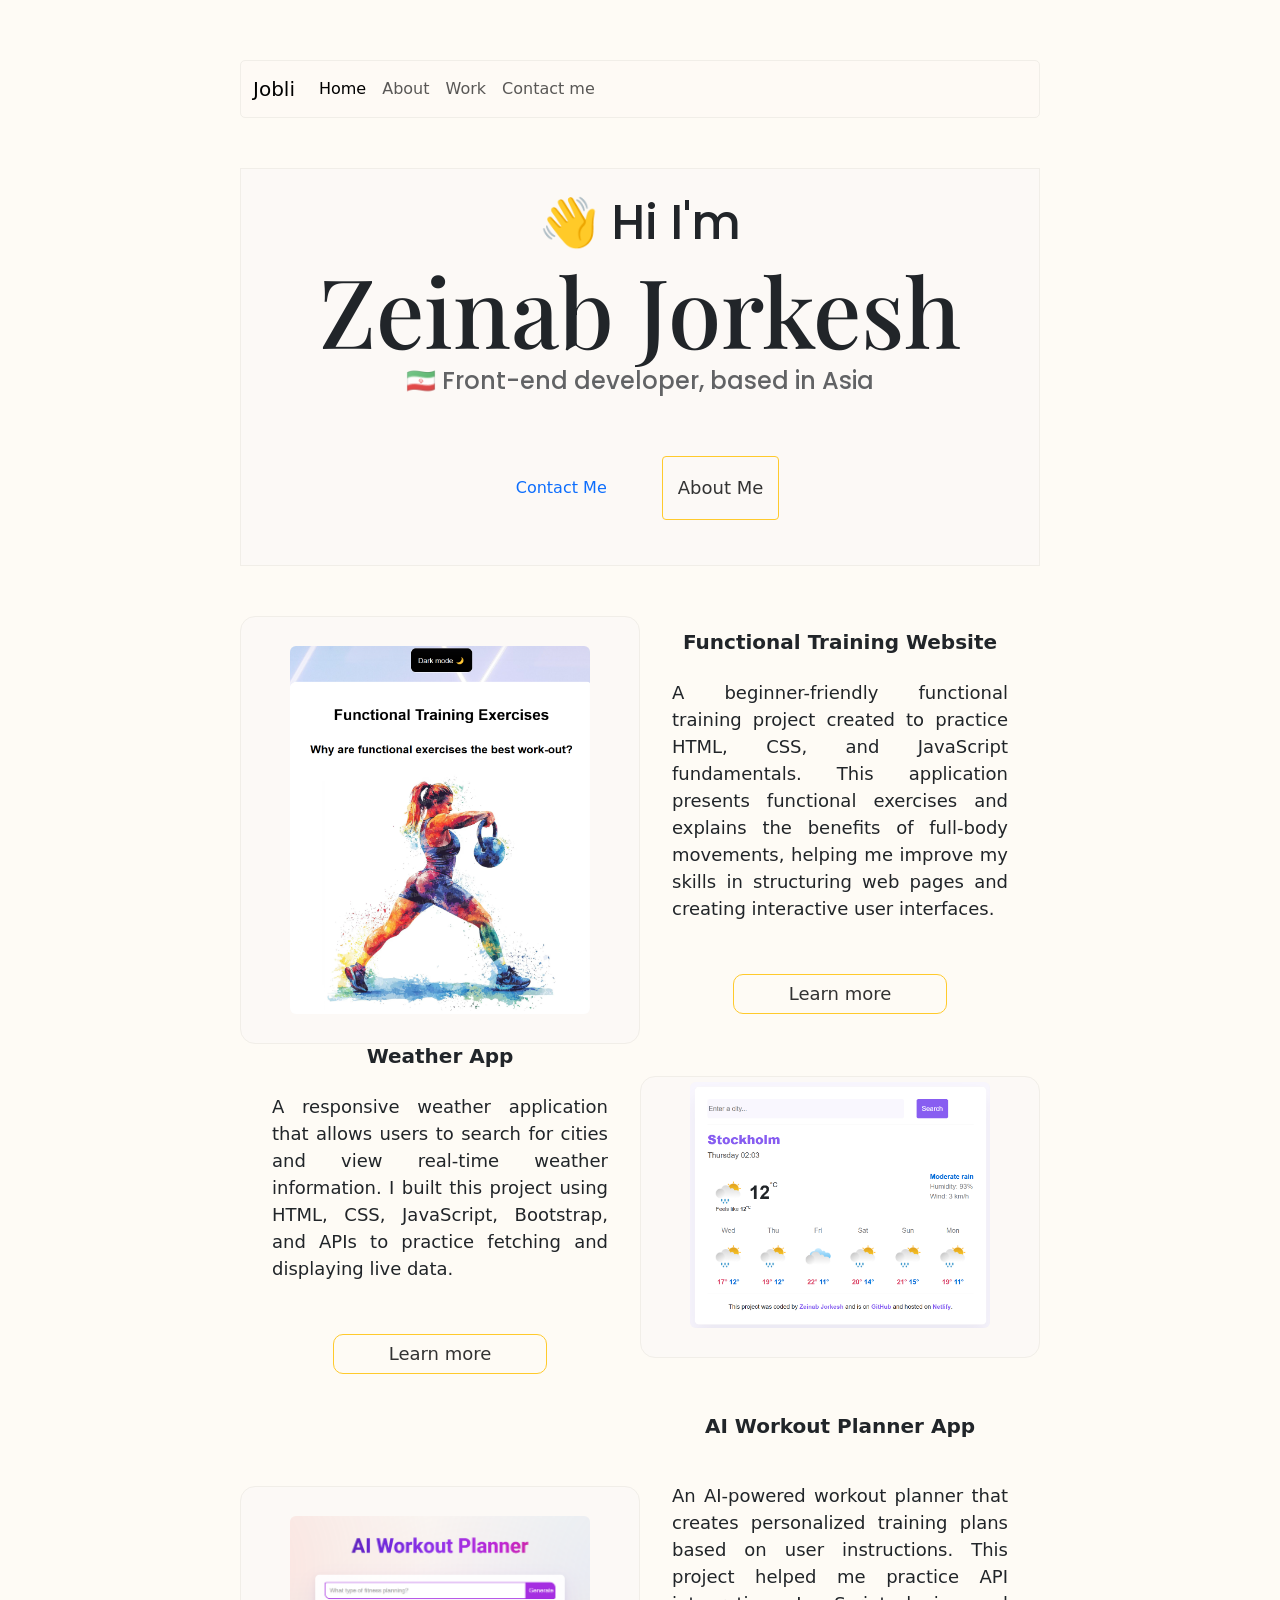
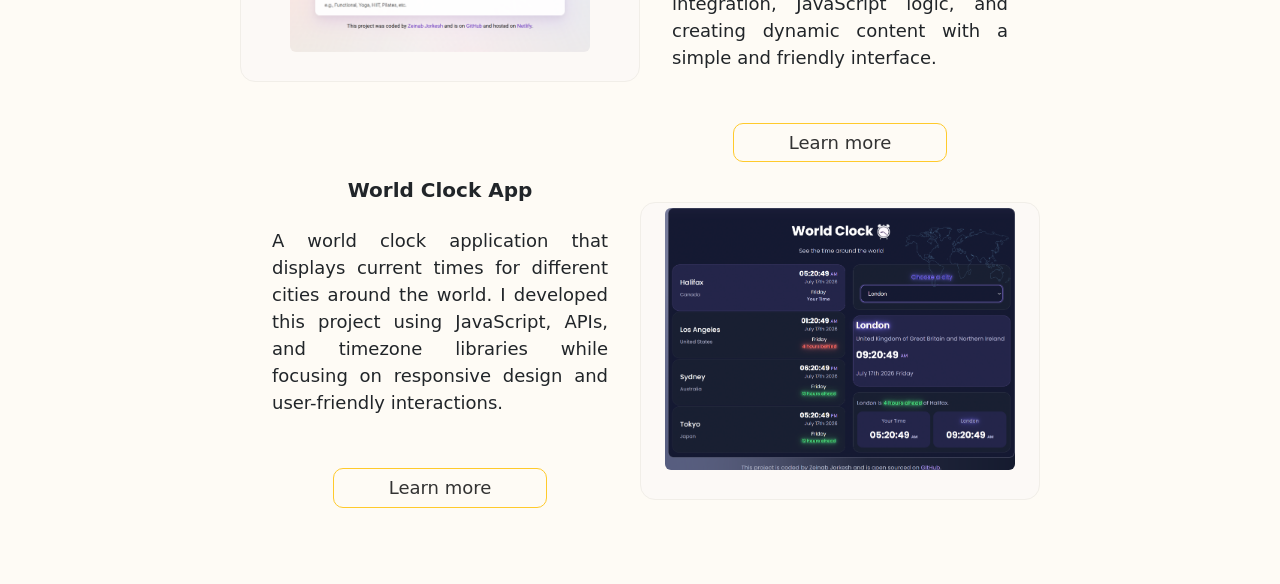
<file: index.html>
<!doctype html>
<html lang="en">
  <head>
    <meta charset="UTF-8" />
    <meta name="viewport" content="width=device-width, initial-scale=1.0" />
    <title>Zeinab Jorkesh | Front-end Developer</title>
    <meta
      name="description"
      content="Portfolio of Zeinab Jorkesh, a front-end developer showcasing web development projects built with HTML, CSS, JavaScript, Bootstrap, and APIs."
    />
    <link rel="preconnect" href="https://fonts.googleapis.com" />
    <link rel="preconnect" href="https://fonts.gstatic.com" crossorigin />
    <link
      href="https://fonts.googleapis.com/css2?family=Noto+Color+Emoji&family=Playfair+Display:ital,wght@0,400..900;1,400..900&family=Poppins:ital,wght@0,100;0,200;0,300;0,400;0,500;0,600;0,700;0,800;0,900;1,100;1,200;1,300;1,400;1,500;1,600;1,700;1,800;1,900&family=Roboto:ital,wght@0,100..900;1,100..900&display=swap"
      rel="stylesheet"
    />
    <link
      rel="stylesheet"
      href="https://cdn.jsdelivr.net/npm/bootstrap@5.3.8/dist/css/bootstrap.min.css"
    />
    <script src="https://cdn.jsdelivr.net/npm/bootstrap@5.3.8/dist/js/bootstrap.bundle.min.js"></script>
    <link rel="stylesheet" href="src/style.css" />
  </head>
  <body>
    <nav class="navbar navbar-expand-lg navbar-light ">
      <div class="container-fluid">
        <a class="navbar-brand" href="#">Jobli</a>
        <button
          class="navbar-toggler"
          type="button"
          data-bs-toggle="collapse"
          data-bs-target="#navbarNav"
          aria-controls="navbarNav"
          aria-expanded="false"
          aria-label="Toggle navigation"
        >
          <span class="navbar-toggler-icon"></span>
        </button>
        <div class="collapse navbar-collapse" id="navbarNav">
          <ul class="navbar-nav">
            <li class="nav-item">
              <a class="nav-link active" aria-current="page" href="index.html"
                >Home</a
              >
            </li>
            <li class="nav-item">
              <a class="nav-link" href="about.html#about-me">About</a>
            </li>
            <li class="nav-item">
              <a class="nav-link" href="work.html">Work</a>
            </li>
            <li class="nav-item">
              <a class="nav-link" href="about.html#connection">Contact me</a>
            </li>
          </ul>
        </div>
      </div>
    </nav>
    <main>
      <div>
        <div class="hero">
          <h2>👋 Hi I'm</h2>
          <h1 class="font-size-35">Zeinab Jorkesh</h1>
          <h3>🇮🇷 Front-end developer, based in Asia</h3>
          <div class="navigation-links">
            <a href="about.html#connection" class="contact-link btn-small">Contact me</a>

            <a href="about.html" class="about-link btn-learn-more">About me</a>
          </div>
        </div>

        <div class="container">
          <div
            class="row project-row justify-content-md-center align-items-center"
          >
            <div class="col-md-6 image-box h-100">
              <img
                src="src/1-Functional training.png"
                alt="Functional training exercises webpage"
                width="300px"
                class="img-fluid rounded m-4"
              />
            </div>
            <div class="col-md-6 project-box">
              <h2 class="applications">Functional Training Website</h2>
              <p>
                A beginner-friendly functional training project created to
                practice HTML, CSS, and JavaScript fundamentals. This
                application presents functional exercises and explains the
                benefits of full-body movements, helping me improve my skills in
                structuring web pages and creating interactive user interfaces.
              </p>
              <div class="more-button">
                <a href="work.html" class="btn m-3 btn-learn-more">Learn more</a>
              </div>
            </div>
          </div>
          <div
            class="row project-row justify-content-md-center align-items-center"
          >
            <div class="col-md-6 project-box">
              <h2 class="applications">Weather App</h2>
              <p>
                A responsive weather application that allows users to search for
                cities and view real-time weather information. I built this
                project using HTML, CSS, JavaScript, Bootstrap, and APIs to
                practice fetching and displaying live data.</p>
                <div class="more-button">
                  <a href="work.html" class="btn m-3 btn-learn-more">Learn more</a>
                </div>

            </div>
            <div class="col-md-6 image-box project-box">
              <img
                src="src/2-Weather app..png"
                alt="Weather application showing current weather information"
                width="300px"
                class="img-fluid rounded mb-4"
              />
            </div>
          </div>
          <div
            class="row project-row justify-content-md-center align-items-center"
          >
            <div class="col-md-6 image-box h-100">
              <img
                src="src/3-AI workout planner.png"
                alt="AI workout planner application"
                width="300px"
                class="img-fluid rounded m-4"
              />
            </div>
            <div class="col-md-6 project-box">
              <h2 class="applications m-4">AI Workout Planner App</h2>
              <p>
                An AI-powered workout planner that creates personalized training
                plans based on user instructions. This project helped me
                practice API integration, JavaScript logic, and creating dynamic
                content with a simple and friendly interface.
              </p>
              <div class="more-button">
                <a href="work.html" class="btn m-3 btn-learn-more">Learn more</a>
              </div>
            </div>
          </div>
          <div
            class="row project-row justify-content-md-center align-items-center"
          >
            <div class="col-md-6 project-box">
              <h2 class="applications">World Clock App</h2>
              <p>
                A world clock application that displays current times for
                different cities around the world. I developed this project
                using JavaScript, APIs, and timezone libraries while focusing on
                responsive design and user-friendly interactions.
              </p>
              <div class="more-button">
                <a href="work.html" class="btn m-3 btn-learn-more">Learn more</a>
              </div>

            </div>
            <div class="col-md-6 image-box project-box">
              <img
                src="src/4-World clock-selected.png"
                alt="World clock application showing time in different cities"
                width="350px"
                class="img-fluid rounded mb-4"
              />
            </div>
          </div>
        </div>
      </div>
    </main>
  </body>
</html>
</file>
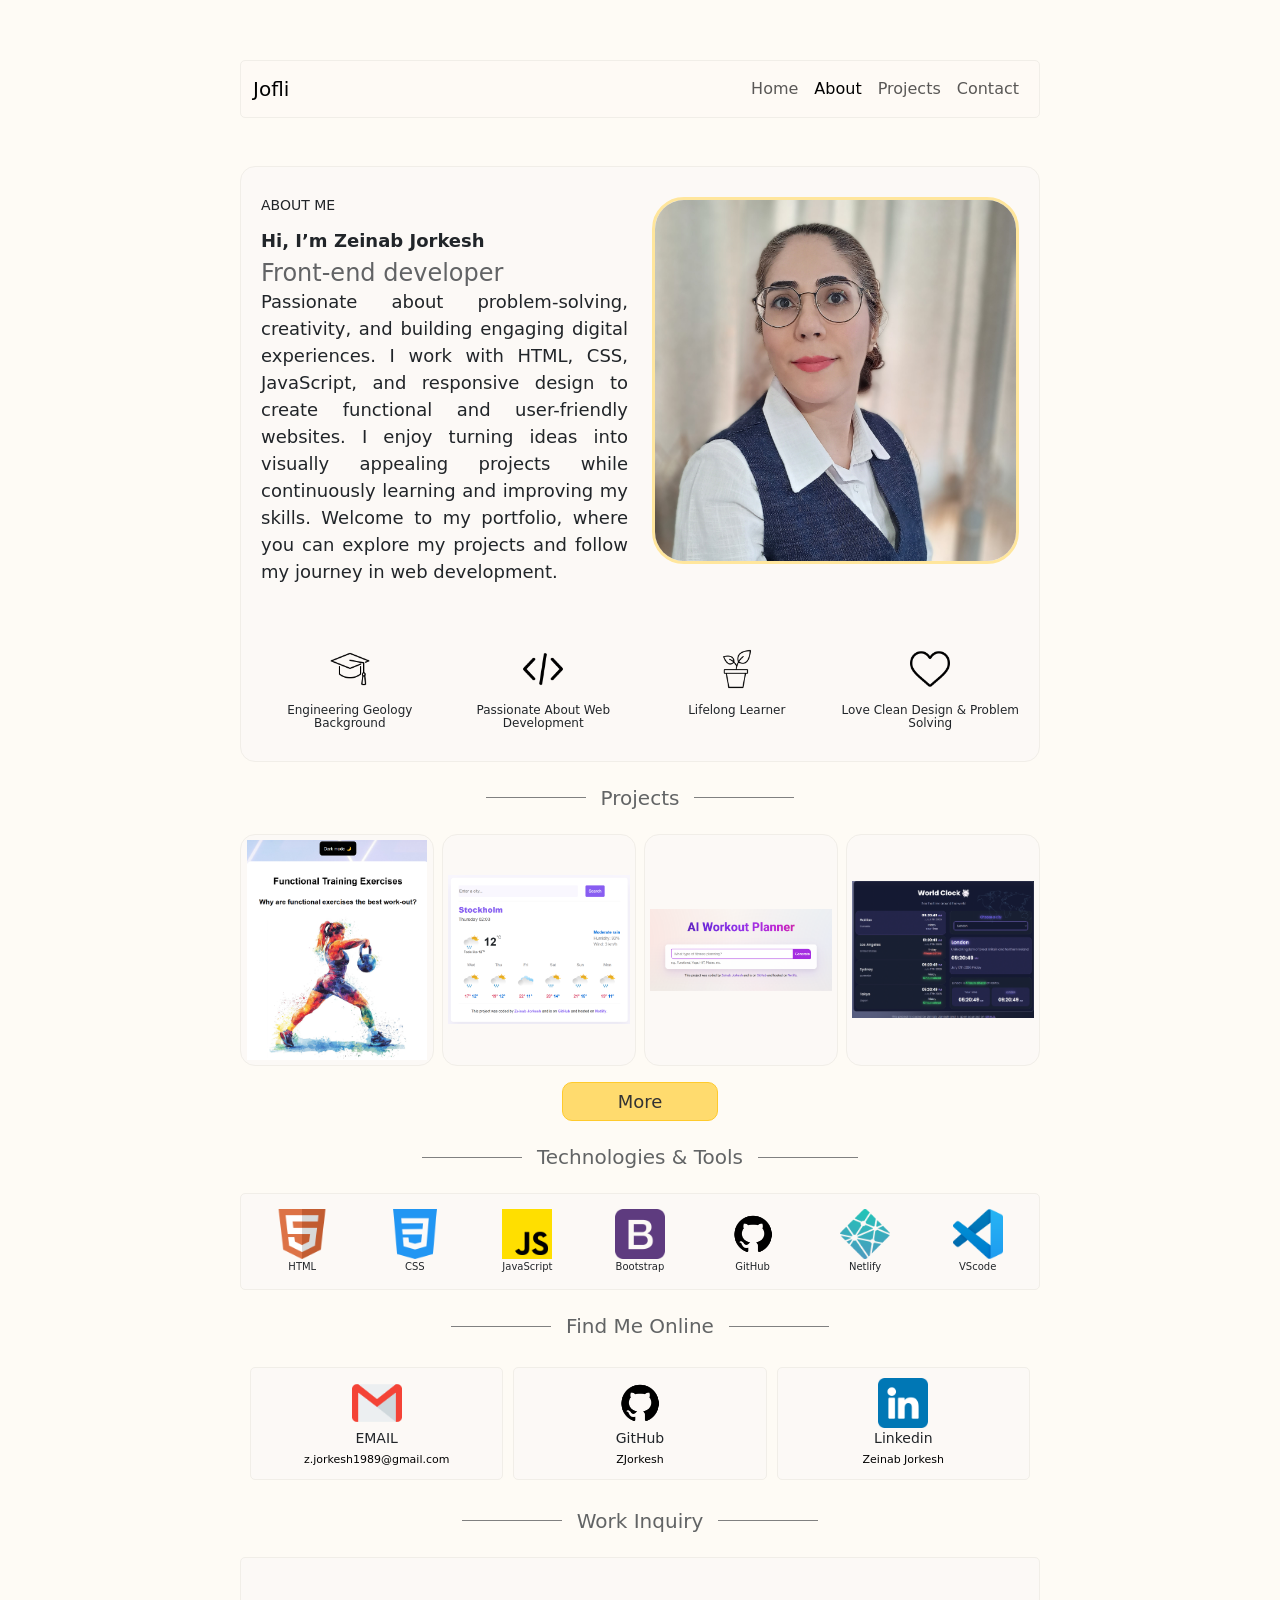
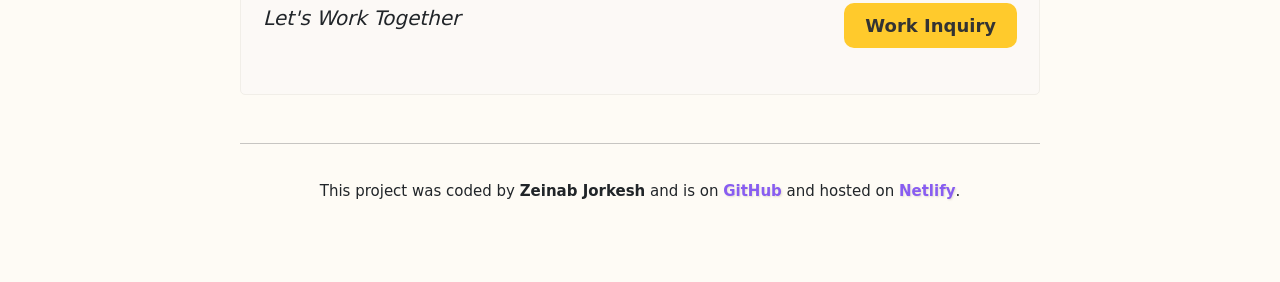
<file: about.html>
<!doctype html>
<html lang="en">
  <head>
    <meta charset="UTF-8" />
    <meta name="viewport" content="width=device-width, initial-scale=1.0" />

    <title>About Zeinab Jorkesh</title>

    <meta
      name="description"
      content="Learn more about Zeinab Jorkesh, a front-end developer with a background in geological engineering and web development."
    />

    <link
      rel="stylesheet"
      href="https://cdn.jsdelivr.net/npm/bootstrap@5.3.8/dist/css/bootstrap.min.css"
    />

    <script src="https://cdn.jsdelivr.net/npm/bootstrap@5.3.8/dist/js/bootstrap.bundle.min.js"></script>

    <link rel="stylesheet" href="src/style.css" />
  </head>

  <body>
    <nav class="navbar navbar-expand-lg navbar-light">
      <div class="container-fluid">
        <a class="navbar-brand" href="#">Jofli</a>

        <button
          class="navbar-toggler"
          type="button"
          data-bs-toggle="collapse"
          data-bs-target="#navbarNav"
          aria-controls="navbarNav"
          aria-expanded="false"
          aria-label="Toggle navigation"
        >
          <span class="navbar-toggler-icon"></span>
        </button>

        <div class="collapse navbar-collapse" id="navbarNav">
          <ul class="navbar-nav ms-auto">
            <li class="nav-item">
              <a class="nav-link" aria-current="page" href="home.html">
                Home
              </a>
            </li>

            <li class="nav-item">
              <a class="nav-link active" href="/">About</a>
            </li>

            <li class="nav-item">
              <a class="nav-link" href="projects.html">Projects</a>
            </li>

            <li class="nav-item dropdown">
              <a class="nav-link" href="">Contact</a>

              <ul class="dropdown-menu">
               
                  <li>
                    <a class="dropdown-item" href="work-inquiry.html">Work Inquiry</a>
                  </li>
                   <li>
                  <a class="dropdown-item" href="#connection">Find Me Online</a>
                </li>
              </ul>
            </li>
          </ul>
        </div>
      </div>
    </nav>

    <main>
      <div class="about-me-section mt-5 mb-4" id="about-me">
        <div class="row my-background">
          <div class="col-md-6">
            <h1 class="mb-3">ABOUT ME</h1>

            <h2 class="mb-2">Hi, I’m Zeinab Jorkesh</h2>

            <h3>Front-end developer</h3>

            <p>
              Passionate about problem-solving, creativity, and building
              engaging digital experiences. I work with HTML, CSS, JavaScript,
              and responsive design to create functional and user-friendly
              websites. I enjoy turning ideas into visually appealing projects
              while continuously learning and improving my skills. Welcome to
              my portfolio, where you can explore my projects and follow my
              journey in web development.
            </p>
          </div>

          <div class="col-md-6">
            <img
              src="src/personal.jpg"
              alt="Zeinab Jorkesh"
              class="img-fluid border border-3 border-warning-subtle rounded-5"
            />
          </div>
        </div>

        <div class="my-background-icon mt-5">
          <div class="row gx-3 gy-5">
            <div class="col-6 col-md-3 text-center">
              <img src="src/education.png" alt="Education" class="img-fluid" />
              <p>Engineering Geology Background</p>
            </div>

            <div class="col-6 col-md-3 text-center">
              <img src="src/coding.png" alt="Coding" class="img-fluid" />
              <p>Passionate About Web Development</p>
            </div>

            <div class="col-6 col-md-3 text-center">
              <img src="src/potted-plant.png" alt="Grow-up" class="img-fluid" />
              <p>Lifelong Learner</p>
            </div>

            <div class="col-6 col-md-3 text-center">
              <img src="src/heart.png" alt="Love" class="img-fluid" />
              <p>Love Clean Design &amp; Problem Solving</p>
            </div>
          </div>
        </div>
      </div>

      <div class="projects">
        <div class="title mb-4">
          <span></span>
          <h3>Projects</h3>
          <span></span>
        </div>

        <div class="row align-items-center g-2">
          <div class="col-6 col-md-3">
            <div class="image-box">
              <img
                src="src/1-Functional training.png"
                alt="Functional training exercises webpage"
                class="img-fluid project-image"
              />
            </div>
          </div>

          <div class="col-6 col-md-3">
            <div class="image-box">
              <img
                src="src/2-Weather app..png"
                alt="Weather application showing current weather information"
                class="img-fluid project-image"
              />
            </div>
          </div>

          <div class="col-6 col-md-3">
            <div class="image-box">
              <img
                src="src/3-AI workout planner.png"
                alt="AI workout planner application"
                class="img-fluid project-image"
              />
            </div>
          </div>

          <div class="col-6 col-md-3">
            <div class="image-box">
              <img
                src="src/4-World clock-selected.png"
                alt="World clock application showing time in different cities"
                class="img-fluid project-image"
              />
            </div>
          </div>
        </div>

        <div class="more-button">
          <a
            href="projects.html#functional-training-exercises"
            class="btn mt-3 btn-main"
          >
            More
          </a>
        </div>
      </div>

      <div class="technologies mt-4">
        <div class="title mb-4">
          <span></span>
          <h3>Technologies & Tools</h3>
          <span></span>
        </div>

        <div class="tech-icons">
          <div class="row">
            <div class="col-1">
              <img
                src="src/html.png"
                alt="HTML"
                class="img-fluid"
                width="50"
                height="50"
              />
              <p>HTML</p>
            </div>

            <div class="col-1">
              <img
                src="src/css-3.png"
                alt="CSS"
                class="img-fluid"
                width="50"
                height="50"
              />
              <p>CSS</p>
            </div>

            <div class="col-1">
              <img
                src="src/js.png"
                alt="JS"
                class="img-fluid"
                width="50"
                height="50"
              />
              <p>JavaScript</p>
            </div>

            <div class="col-1">
              <img
                src="src/bootstrap.png"
                alt="Bootstrap"
                class="img-fluid"
                width="50"
                height="50"
              />
              <p>Bootstrap</p>
            </div>

            <div class="col-1">
              <img
                src="src/GitHub.png"
                alt="GitHub"
                class="img-fluid"
                width="50"
                height="50"
              />
              <p>GitHub</p>
            </div>

            <div class="col-1">
              <img
                src="src/netlify.png"
                alt="Netlify"
                class="img-fluid"
                width="50"
                height="50"
              />
              <p>Netlify</p>
            </div>

            <div class="col-1">
              <img
                src="src/vscode.png"
                alt="VScode"
                class="img-fluid"
                width="50"
                height="50"
              />
              <p>VScode</p>
            </div>
          </div>
        </div>
      </div>

      <div class="connect mt-4" id="connection">
        <div class="title mb-4">
          <span></span>
          <h3>Find Me Online</h3>
          <span></span>
        </div>

        <div class="row gx-3">
          <div class="col-4">
            <div class="connect-box">
              <img
                src="src/gmail.png"
                alt="Gmail"
                class="img-fluid"
                width="50"
                height="50"
              />
              <p>EMAIL</p>
              <a href="mailto:z.jorkesh1989@gmail.com" target="_blank" rel="noopener noreferrer">
                z.jorkesh1989@gmail.com
              </a>
            </div>
          </div>

          <div class="col-4">
            <div class="connect-box">
              <img
                src="src/GitHub.png"
                alt="GitHub"
                class="img-fluid"
                width="50"
                height="50"
              />
              <p>GitHub</p>
              <a href="https://github.com/zjorkesh" target="_blank" rel="noopener noreferrer">
                ZJorkesh
              </a>
            </div>
          </div>

          <div class="col-4">
            <div class="connect-box">
              <img
                src="src/linkedin.png"
                alt="Linkedin"
                class="img-fluid"
                width="50"
                height="50"
              />
              <p>Linkedin</p>
              <a
                href="https://www.linkedin.com/in/zeinab-jorkesh-b8985594/"
                target="_blank" rel="noopener noreferrer"
              >
                Zeinab Jorkesh
              </a>
            </div>
          </div>
        </div>
      </div>

      <div class="work-inquiry mt-4" id="inquiry">
        <div class="title mb-4">
          <span></span>
          <h3>Work Inquiry</h3>
          <span></span>
        </div> 
        <div class="row inquiry-box">
          <p class="col d-flex justify-content-start inquiry-text">Let's work together</p>
          <div class="col d-flex justify-content-end align-items-center">
           <a href="work-inquiry.html" class="btn btn-inquiry">Work Inquiry</a>
          </div>
        </div>       
      </div>
    </main>
    <footer>
      <hr>
      <p>This project was coded by <b>Zeinab Jorkesh</b> and is on <a href="https://github.com/zjorkesh/Zeinab-Jorkesh-Portfolio-Project" class="text-decoration-none" target="_blank">GitHub</a> and hosted on <a href="https://zeinab-jorkesh-portfolio.netlify.app/" class="text-decoration-none" target="_blank">Netlify</a>.</p>
    </footer>
  </body>
</html>
</file>
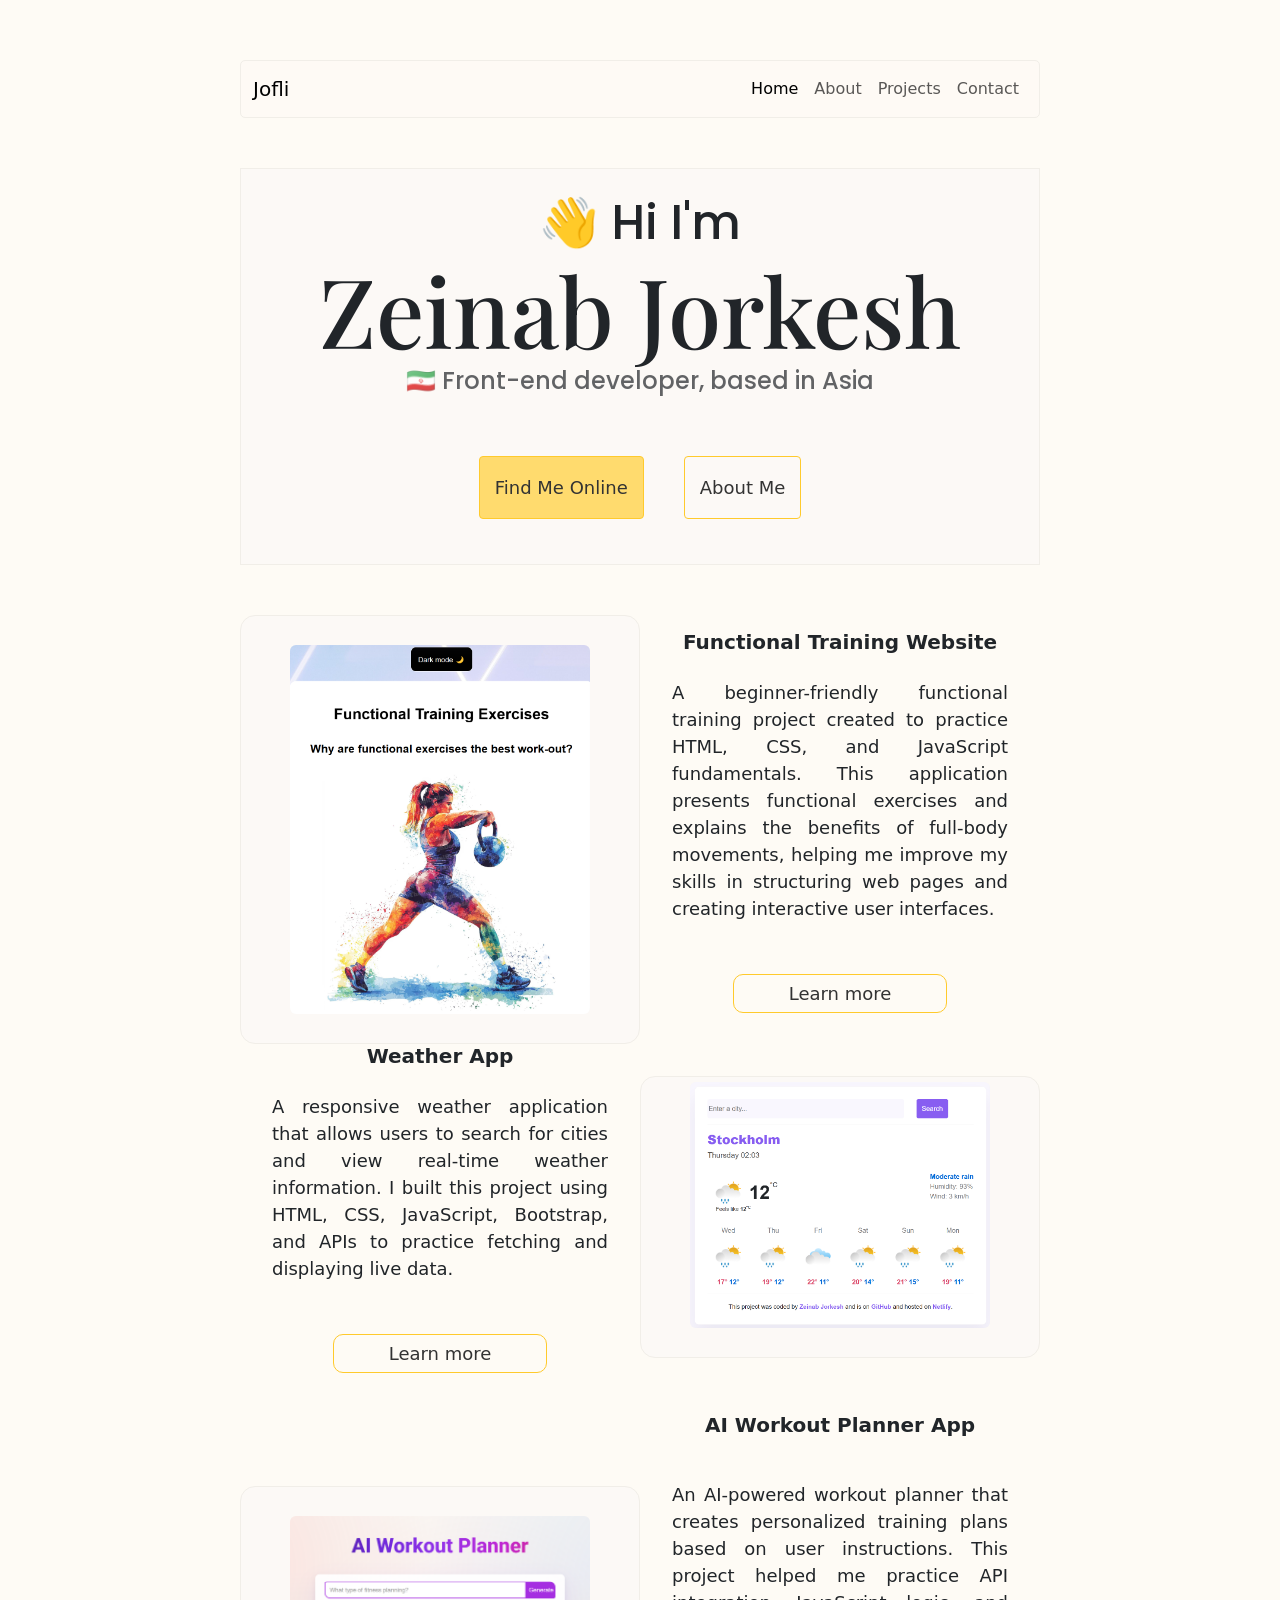
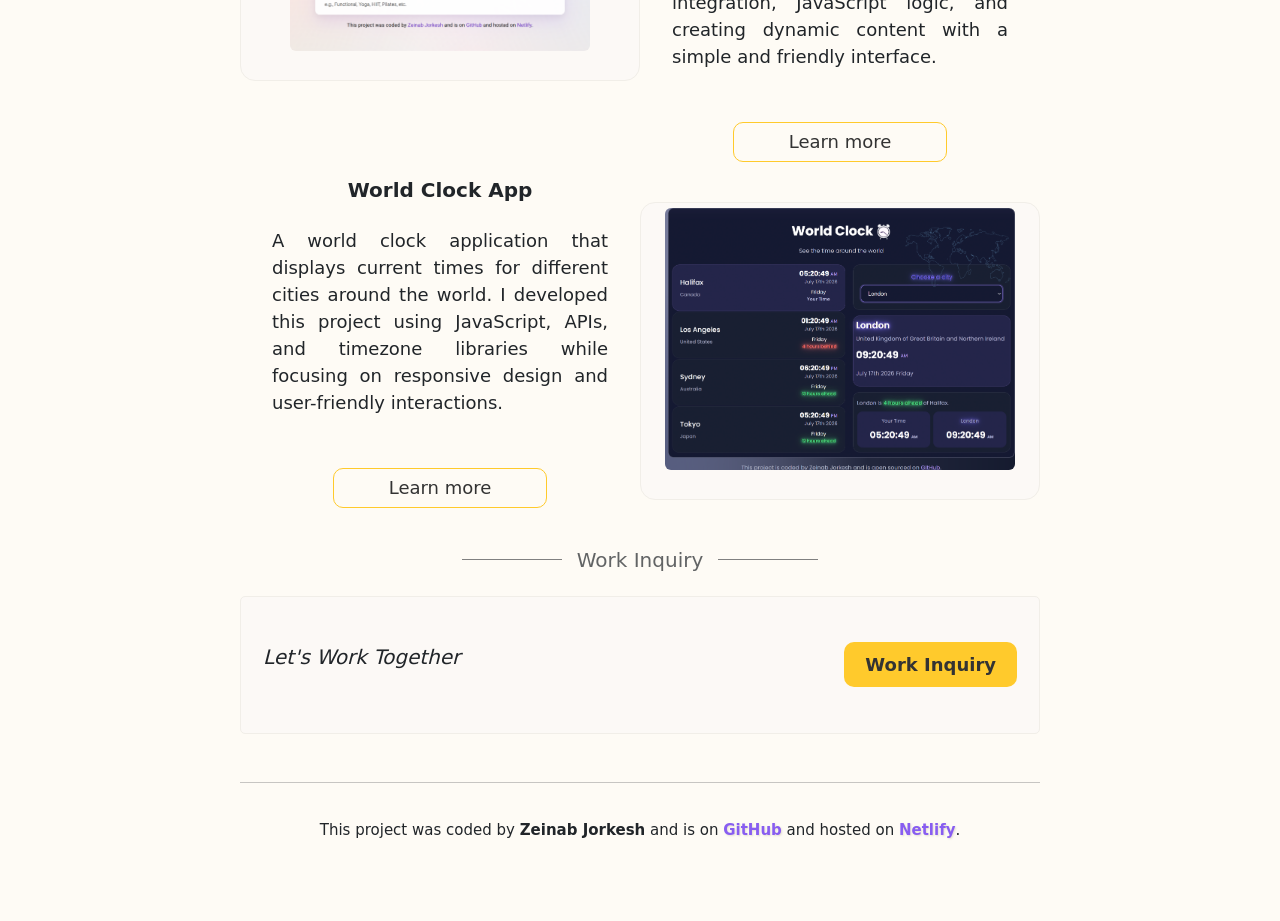
<file: home.html>
<!doctype html>
<html lang="en">
  <head>
    <meta charset="UTF-8" />
    <meta name="viewport" content="width=device-width, initial-scale=1.0" />
    <title>Zeinab Jorkesh | Front-end Developer</title>
    <meta
     name="description"
     content="Learn more about Zeinab Jorkesh, a front-end developer passionate about web development, responsive design, and creative problem-solving."
    />
    <link rel="preconnect" href="https://fonts.googleapis.com" />
    <link rel="preconnect" href="https://fonts.gstatic.com" crossorigin />
    <link
      href="https://fonts.googleapis.com/css2?family=Noto+Color+Emoji&family=Playfair+Display:ital,wght@0,400..900;1,400..900&family=Poppins:ital,wght@0,100;0,200;0,300;0,400;0,500;0,600;0,700;0,800;0,900;1,100;1,200;1,300;1,400;1,500;1,600;1,700;1,800;1,900&family=Roboto:ital,wght@0,100..900;1,100..900&display=swap"
      rel="stylesheet"
    />
    <link
      rel="stylesheet"
      href="https://cdn.jsdelivr.net/npm/bootstrap@5.3.8/dist/css/bootstrap.min.css"
    />
    <script src="https://cdn.jsdelivr.net/npm/bootstrap@5.3.8/dist/js/bootstrap.bundle.min.js"></script>
    <link rel="stylesheet" href="src/style.css" />
  </head>
  <body>
    <nav class="navbar navbar-expand-lg navbar-light ">
      <div class="container-fluid">
        <a class="navbar-brand" href="#">Jofli</a>
        <button
          class="navbar-toggler"
          type="button"
          data-bs-toggle="collapse"
          data-bs-target="#navbarNav"
          aria-controls="navbarNav"
          aria-expanded="false"
          aria-label="Toggle navigation"
        >
          <span class="navbar-toggler-icon"></span>
        </button>
        <div class="collapse navbar-collapse" id="navbarNav">
          <ul class="navbar-nav  ms-auto">
            <li class="nav-item">
              <a class="nav-link active" aria-current="page" href="/"
                >Home</a
              >
            </li>
            <li class="nav-item">
              <a class="nav-link" href="about.html#about-me">About</a>
            </li>
            <li class="nav-item">
              <a class="nav-link" href="projects.html">Projects</a>
            </li>
            <li class="nav-item dropdown">
              <a class="nav-link" href="">Contact</a>
              <ul class="dropdown-menu">
                <li><a class="dropdown-item" href="work-inquiry.html">Work Inquiry</a></li>
                <li><a class="dropdown-item" href="about.html#connection">Find Me Online</a> </li>
            </ul>
            </li>
          </ul>
        </div>
      </div>
    </nav>
    <main>
        <div class="hero">
          <h2>👋 Hi I'm</h2>
          <h1 class="font-size-35">Zeinab Jorkesh</h1>
          <h3>🇮🇷 Front-end developer, based in Asia</h3>
          <div class="navigation-links">
            <a href="about.html#connection" class="contact-link btn-main">Find Me Online</a>

            <a href="about.html" class="about-link btn-learn-more">About me</a>
          </div>
        </div>

        <div class="container">
          <div
            class="row project-row justify-content-md-center align-items-center"
          >
            <div class="col-md-6 image-box h-100">
              <img
                src="src/1-Functional training.png"
                alt="Functional training exercises webpage"
                width="300px"
                class="img-fluid rounded m-4"
              />
            </div>
            <div class="col-md-6 project-box">
              <h2 class="applications">Functional Training Website</h2>
              <p>
                A beginner-friendly functional training project created to
                practice HTML, CSS, and JavaScript fundamentals. This
                application presents functional exercises and explains the
                benefits of full-body movements, helping me improve my skills in
                structuring web pages and creating interactive user interfaces.
              </p>
              <div class="more-button">
                <a href="projects.html" class="btn m-3 btn-learn-more">Learn more</a>
              </div>
            </div>
          </div>
          <div
            class="row project-row justify-content-md-center align-items-center"
          >
            <div class="col-md-6 project-box">
              <h2 class="applications">Weather App</h2>
              <p>
                A responsive weather application that allows users to search for
                cities and view real-time weather information. I built this
                project using HTML, CSS, JavaScript, Bootstrap, and APIs to
                practice fetching and displaying live data.</p>
                <div class="more-button">
                  <a href="projects.html#weather-application" class="btn m-3 btn-learn-more">Learn more</a>
                </div>

            </div>
            <div class="col-md-6 image-box project-box">
              <img
                src="src/2-Weather app..png"
                alt="Weather application showing current weather information"
                width="300px"
                class="img-fluid rounded mb-4"
              />
            </div>
          </div>
          <div
            class="row project-row justify-content-md-center align-items-center"
          >
            <div class="col-md-6 image-box h-100">
              <img
                src="src/3-AI workout planner.png"
                alt="AI workout planner application"
                width="300px"
                class="img-fluid rounded m-4"
              />
            </div>
            <div class="col-md-6 project-box">
              <h2 class="applications m-4">AI Workout Planner App</h2>
              <p>
                An AI-powered workout planner that creates personalized training
                plans based on user instructions. This project helped me
                practice API integration, JavaScript logic, and creating dynamic
                content with a simple and friendly interface.
              </p>
              <div class="more-button">
                <a href="projects.html#ai-workout-planner-application" class="btn m-3 btn-learn-more">Learn more</a>
              </div>
            </div>
          </div>
          <div
            class="row project-row justify-content-md-center align-items-center"
          >
            <div class="col-md-6 project-box">
              <h2 class="applications">World Clock App</h2>
              <p>
                A world clock application that displays current times for
                different cities around the world. I developed this project
                using JavaScript, APIs, and timezone libraries while focusing on
                responsive design and user-friendly interactions.
              </p>
              <div class="more-button">
                <a href="projects.html#world-clock-application" class="btn m-3 btn-learn-more">Learn more</a>
              </div>

            </div>
            <div class="col-md-6 image-box project-box">
              <img
                src="src/4-World clock-selected.png"
                alt="World clock application showing time in different cities"
                width="350px"
                class="img-fluid rounded mb-4"
              />
            </div>
          </div>
        </div>
        <div class="work-inquiry mt-4" id="inquiry">
        <div class="title mb-4">
          <span></span>
          <h3>Work Inquiry</h3>
          <span></span>
        </div> 
        <div class="row inquiry-box">
          <p class="col d-flex justify-content-start inquiry-text">Let's work together</p>
          <div class="col d-flex justify-content-end align-items-center">
           <a href="work-inquiry.html" class="btn btn-inquiry">Work Inquiry</a>
          </div>
        </div>       
      </div>
    </main>
    <footer>
      <hr>
      <p>This project was coded by <b>Zeinab Jorkesh</b> and is on <a href="https://github.com/zjorkesh/Zeinab-Jorkesh-Portfolio-Project" class="text-decoration-none" target="_blank">GitHub</a> and hosted on <a href="https://zeinab-jorkesh-portfolio.netlify.app/" class="text-decoration-none" target="_blank">Netlify</a>.</p>
    </footer>
  </body>
</html>
</file>
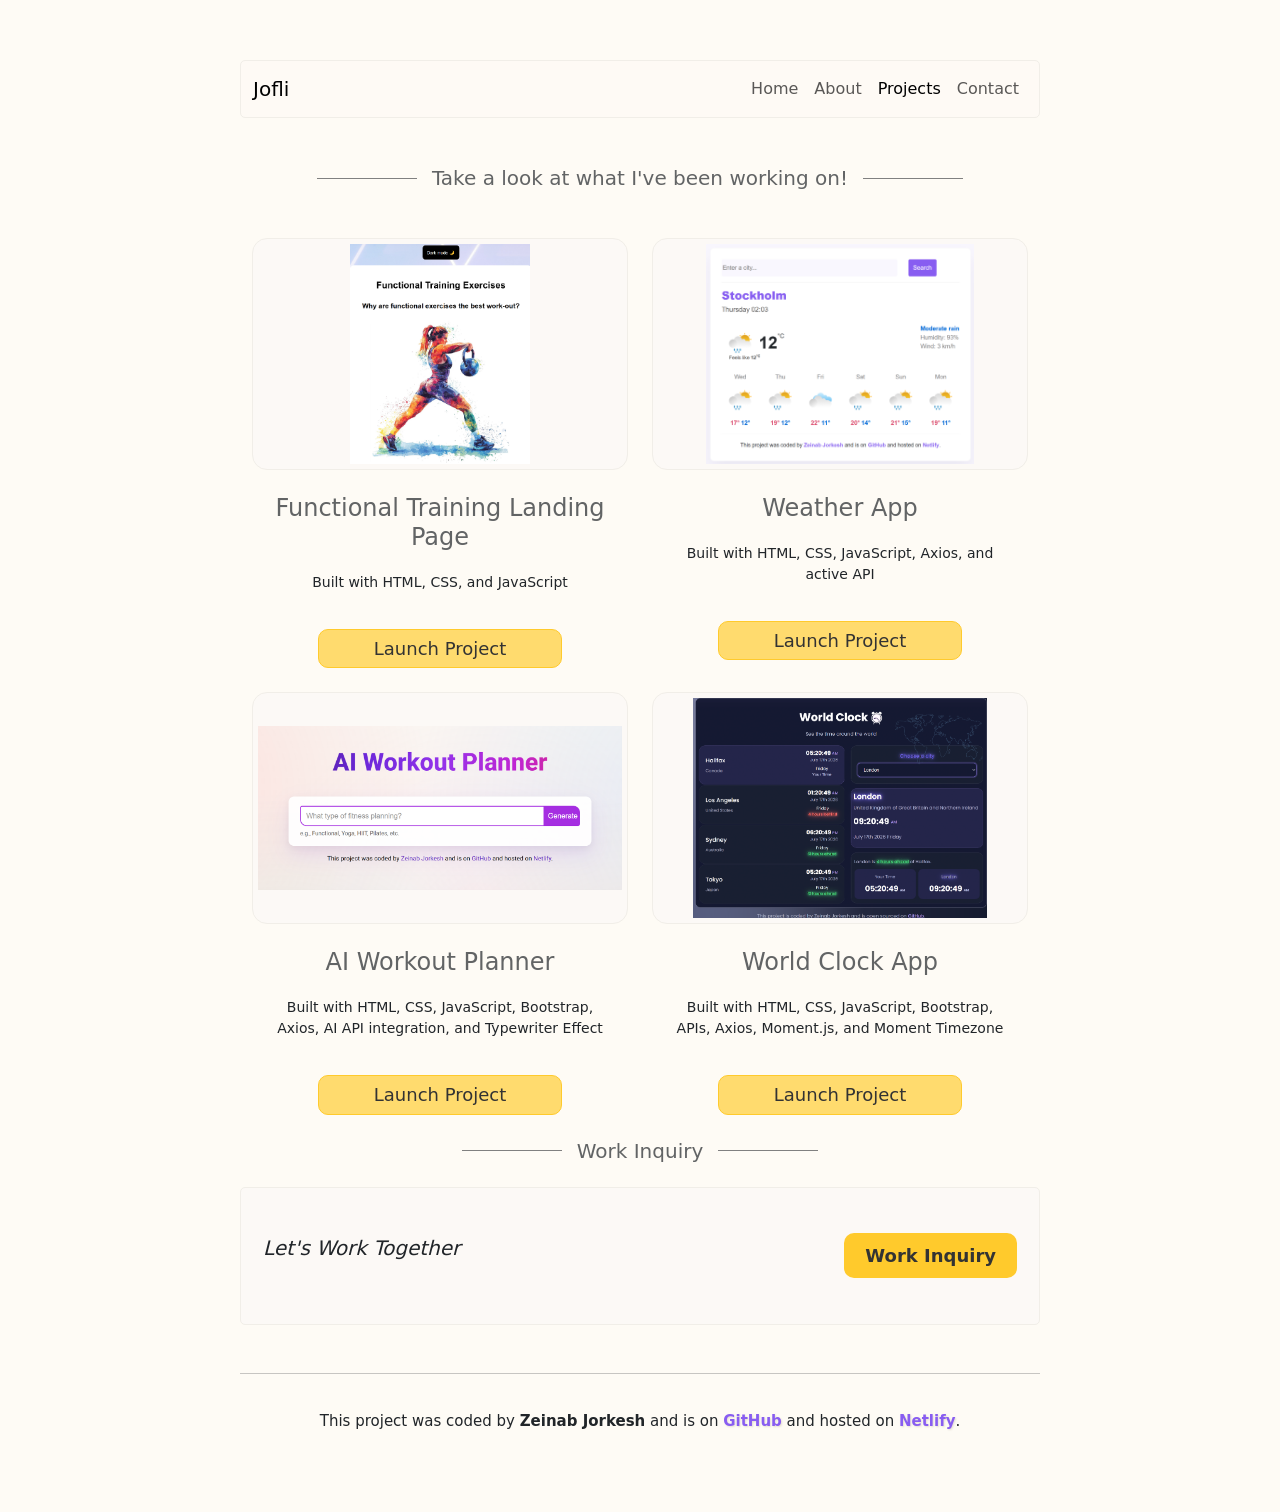
<file: projects.html>
<!doctype html>
<html lang="en">
  <head>
    <meta charset="UTF-8" />
    <meta name="viewport" content="width=device-width, initial-scale=1.0" />
    <title>About Zeinab Jorkesh</title>
    <meta
     name="description"
     content="Explore web development projects by Zeinab Jorkesh, built with HTML, CSS, JavaScript, Bootstrap, APIs, and AI integration."
    />
    <link
      rel="stylesheet"
      href="https://cdn.jsdelivr.net/npm/bootstrap@5.3.8/dist/css/bootstrap.min.css"
    />
    <script src="https://cdn.jsdelivr.net/npm/bootstrap@5.3.8/dist/js/bootstrap.bundle.min.js"></script>
    <link rel="stylesheet" href="src/style.css" />
  </head>
<body>
        <nav class="navbar navbar-expand-lg navbar-light">
      <div class="container-fluid">
        <a class="navbar-brand" href="#">Jofli</a>

        <button
          class="navbar-toggler"
          type="button"
          data-bs-toggle="collapse"
          data-bs-target="#navbarNav"
          aria-controls="navbarNav"
          aria-expanded="false"
          aria-label="Toggle navigation"
        >
          <span class="navbar-toggler-icon"></span>
        </button>

        <div class="collapse navbar-collapse" id="navbarNav">
          <ul class="navbar-nav ms-auto">
            <li class="nav-item">
              <a class="nav-link" aria-current="page" href="home.html">
                Home
              </a>
            </li>

            <li class="nav-item">
              <a class="nav-link" href="about.html#about-me">About</a>
            </li>
            <li class="nav-item">
              <a class="nav-link active" href="/">Projects</a>
            </li>

            <li class="nav-item dropdown">
              <a class="nav-link" href="">Contact</a>
              <ul class="dropdown-menu">
                <li><a class="dropdown-item" href="work-inquiry.html">Work Inquiry</a></li>
                <li><a class="dropdown-item" href="about.html#connection">Find Me Online</a> </li>
            </ul>
            </li>
          </ul>
        </div>
      </div>
    </nav>
    <div class="container projects">
        <div class="title mt-5 mb-5 ">
          <span></span>
          <h3>Take a look at what I've been working on!</h3>
          <span></span>
        </div>
        <div class="row g-4">
          <div class="col-12 col-md-6">
            <div class="image-box">
              <img
                src="src/1-Functional training.png"
                alt="Functional training exercises webpage"
                class="img-fluid project-image" id="functional-training-exercises"
              />
            </div>
              <div class="text-center mt-4">
                <h3>Functional Training Landing Page</h3>
                <p>Built with HTML, CSS, and JavaScript</p>

                <a
                  href="https://www.shecodes.io/projects/2717768"
                  class="btn-main"
                  target="_blank" rel="noopener noreferrer"
                  >Launch Project</a
                >
              </div>
          </div>

          <div class="col-12 col-md-6">
            <div class="image-box">
              <img
                src="src/2-Weather app..png"
                alt="Weather application showing current weather information"
                class="img-fluid project-image" id="weather-application"
              />
            </div>
              <div class="text-center mt-4">
                <h3>Weather App</h3>
                <p>Built with HTML, CSS, JavaScript, Axios, and active API </p>

                <a
                  href="https://vanilla-weather-app2026.netlify.app/" 
                  class="btn-main"
                  target="_blank" rel="noopener noreferrer"
                  >Launch Project</a
                >
              </div>
          </div>
          <div class="col-12 col-md-6">
            <div class="image-box">
              <img
                src="src/3-AI workout planner.png"
                alt="AI workout planner application"
                class="img-fluid project-image" id="ai-workout-planner-application"
              />
            </div>
              <div class="text-center mt-4">
                <h3>AI Workout Planner</h3>
                <p>Built with HTML, CSS, JavaScript, Bootstrap, Axios, AI API integration, and Typewriter Effect</p>

                <a
                  href="https://work-out-plans.netlify.app/"
                  class="btn-main"
                  target="_blank" rel="noopener noreferrer"
                  >Launch Project</a
                >
              </div>            
          </div>

          <div class="col-12 col-md-6">
            <div class="image-box">
              <img
                src="src/4-World clock-selected.png"
                alt="World clock application showing time in different cities"
                class="img-fluid project-image" id="world-clock-application"
              />
            </div>
              <div class="text-center mt-4">
                <h3>World Clock App</h3>
                <p>Built with HTML, CSS, JavaScript, Bootstrap, APIs, Axios, Moment.js, and Moment Timezone</p>

                <a
                  href="https://world-clock-project2026.netlify.app/"
                  class="btn-main"
                  target="_blank" rel="noopener noreferrer"
                  >Launch Project</a
                >
              </div>            
          </div>
        </div>
      </div>
      <div class="work-inquiry mt-4" id="inquiry">
      <div class="title mb-4">
        <span></span>
        <h3>Work Inquiry</h3>
        <span></span>
      </div> 
      <div class="row inquiry-box">
        <p class="col d-flex justify-content-start inquiry-text">Let's work together</p>
        <div class="col d-flex justify-content-end align-items-center">
         <a href="work-inquiry.html" class="btn btn-inquiry">Work Inquiry</a>
        </div>
      </div>       
    </div>
      <footer>
       <hr>
       <p>This project was coded by <b>Zeinab Jorkesh</b> and is on <a href="https://github.com/zjorkesh/Zeinab-Jorkesh-Portfolio-Project" class="text-decoration-none" target="_blank" rel="noopener noreferrer">GitHub</a> and hosted on <a href="https://zeinab-jorkesh-portfolio.netlify.app/" class="text-decoration-none" target="_blank" rel="noopener noreferrer">Netlify</a>.</p>
      </footer>
</body>
</html>
</file>
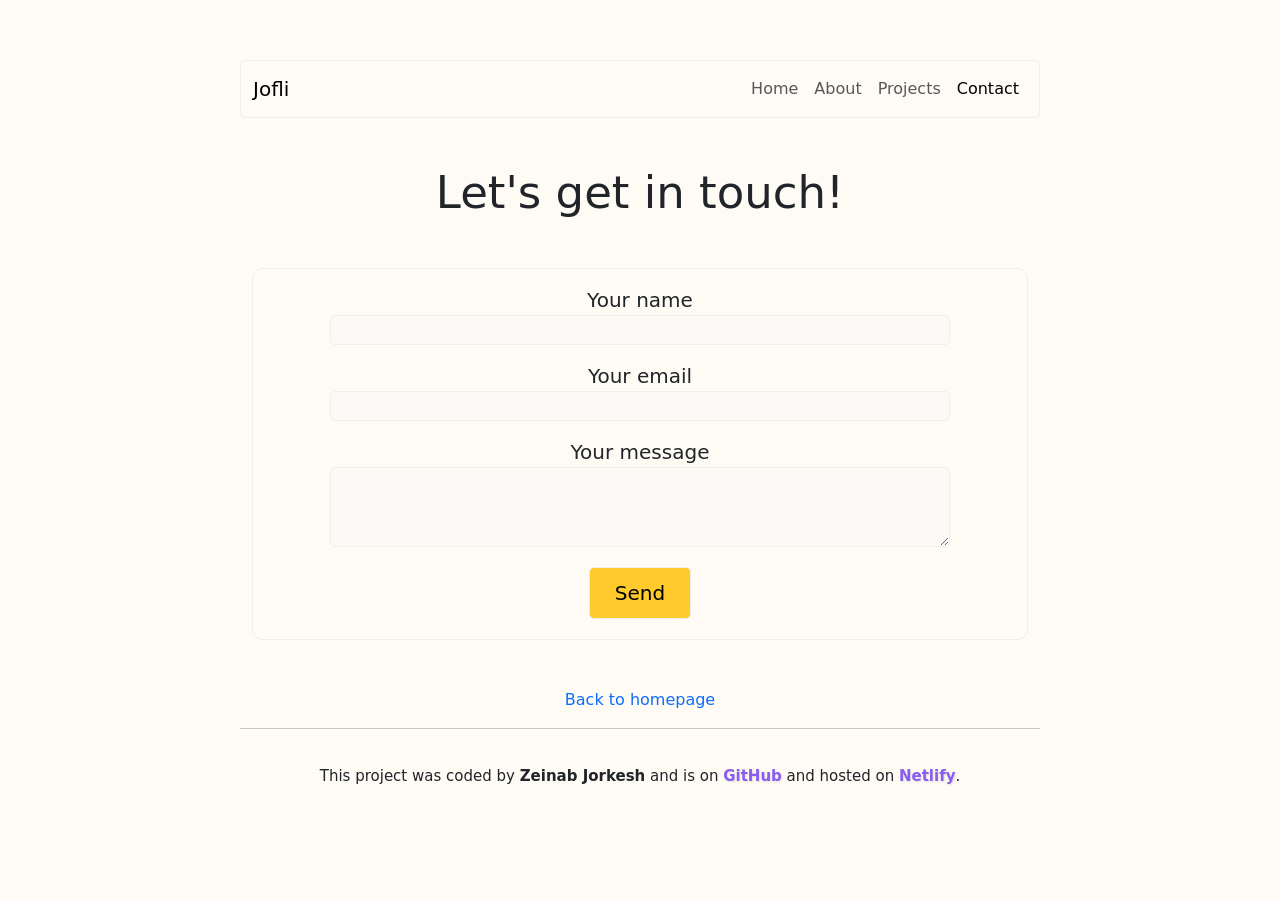
<file: work-inquiry.html>
<!DOCTYPE html>
<html lang="en">
<head>
    <meta charset="UTF-8">
    <meta name="viewport" content="width=device-width, initial-scale=1.0">
    <title>Work Inquiry | Zeinab Jorkesh</title>
    <meta
     name="description"
     content="Get in touch with Zeinab Jorkesh for web development and project inquiries."
     />
    <link
      rel="stylesheet"
      href="https://cdn.jsdelivr.net/npm/bootstrap@5.3.8/dist/css/bootstrap.min.css"
    />
    <script src="https://cdn.jsdelivr.net/npm/bootstrap@5.3.8/dist/js/bootstrap.bundle.min.js"></script>
    <link rel="stylesheet" href="src/style.css" />
</head>

<body>
    <nav class="navbar navbar-expand-lg navbar-light">
      <div class="container-fluid">
        <a class="navbar-brand" href="#">Jofli</a>

        <button
          class="navbar-toggler"
          type="button"
          data-bs-toggle="collapse"
          data-bs-target="#navbarNav"
          aria-controls="navbarNav"
          aria-expanded="false"
          aria-label="Toggle navigation"
        >
          <span class="navbar-toggler-icon"></span>
        </button>

        <div class="collapse navbar-collapse" id="navbarNav">
          <ul class="navbar-nav ms-auto">
            <li class="nav-item">
              <a class="nav-link" aria-current="page" href="home.html">
                Home
              </a>
            </li>

            <li class="nav-item">
              <a class="nav-link" href="about.html">About</a>
            </li>

            <li class="nav-item">
              <a class="nav-link" href="projects.html">Projects</a>
            </li>

            <li class="nav-item dropdown">
              <a class="nav-link active" href="">Contact</a>

              <ul class="dropdown-menu">
                  <li>
                      <a class="dropdown-item" href="/">Work Inquiry</a>
                    </li>
                    <li>
                      <a class="dropdown-item" href="about.html#connection">Find Me Online</a>
                    </li>
              </ul>
            </li>
          </ul>
        </div>
      </div>
    </nav>
    <div class="container">
        <div class="title mt-5 mb-5">
            <h1>
                Let's get in touch!
            </h1>
            
        </div>
        <div class="form mb-5">
         <div id="success-message" class="success-message">
          <strong>Form submitted successfully!</strong>
           <p class="text-center bg-warning-subtle">
            Work Inquiry sent successfully! <br/>
            Thank you for reaching out. 
            <br />I’ll get back to you as soon as possible.
            
           </p>
         </div>
         <form action="https://api.web3forms.com/submit" method="POST">
            <input type="hidden" name="access_key" value="6685e8c7-868b-4195-a18d-02059cca7bda">
            <input type="hidden" name="redirect" value="https://zeinab-jorkesh-portfolio.netlify.app/work-inquiry?success=true">
            <div class="row">
                <div class="name">
                    <label for="name" class="mt-3">Your name</label>
                    <input type="text" id="name" name="name" required>
                </div>
                <div class="email">
                   <label for="email" class="mt-3">Your email</label>
                   <input type="email" id="email" name="email" required>
                </div>
                <div class="message">
                    <label for="message" class="mt-3">Your message</label>
                    <textarea id="message" name="message" required></textarea>
                </div>
                <div>
                    <button type="submit" class="submit-button">Send</button>
                </div>
            </div>
         </form>
        </div>
        <div class="text-center mb-3">
        <a href="home.html" class="text-decoration-none">Back to homepage</a>
        </div>
    </div>
    <footer>
      <hr>
      <p>This project was coded by <b>Zeinab Jorkesh</b> and is on <a href="https://github.com/zjorkesh/Zeinab-Jorkesh-Portfolio-Project" class="text-decoration-none" target="_blank">GitHub</a> and hosted on <a href="https://zeinab-jorkesh-portfolio.netlify.app/" class="text-decoration-none" target="_blank">Netlify</a>.</p>
    </footer>
<script>
  const params = new URLSearchParams(window.location.search);

  if (params.get("success") === "true") {
    document.getElementById("success-message").style.display = "block";

    window.history.replaceState({}, "", window.location.pathname);
  }
</script>
</body>
</html>
</file>
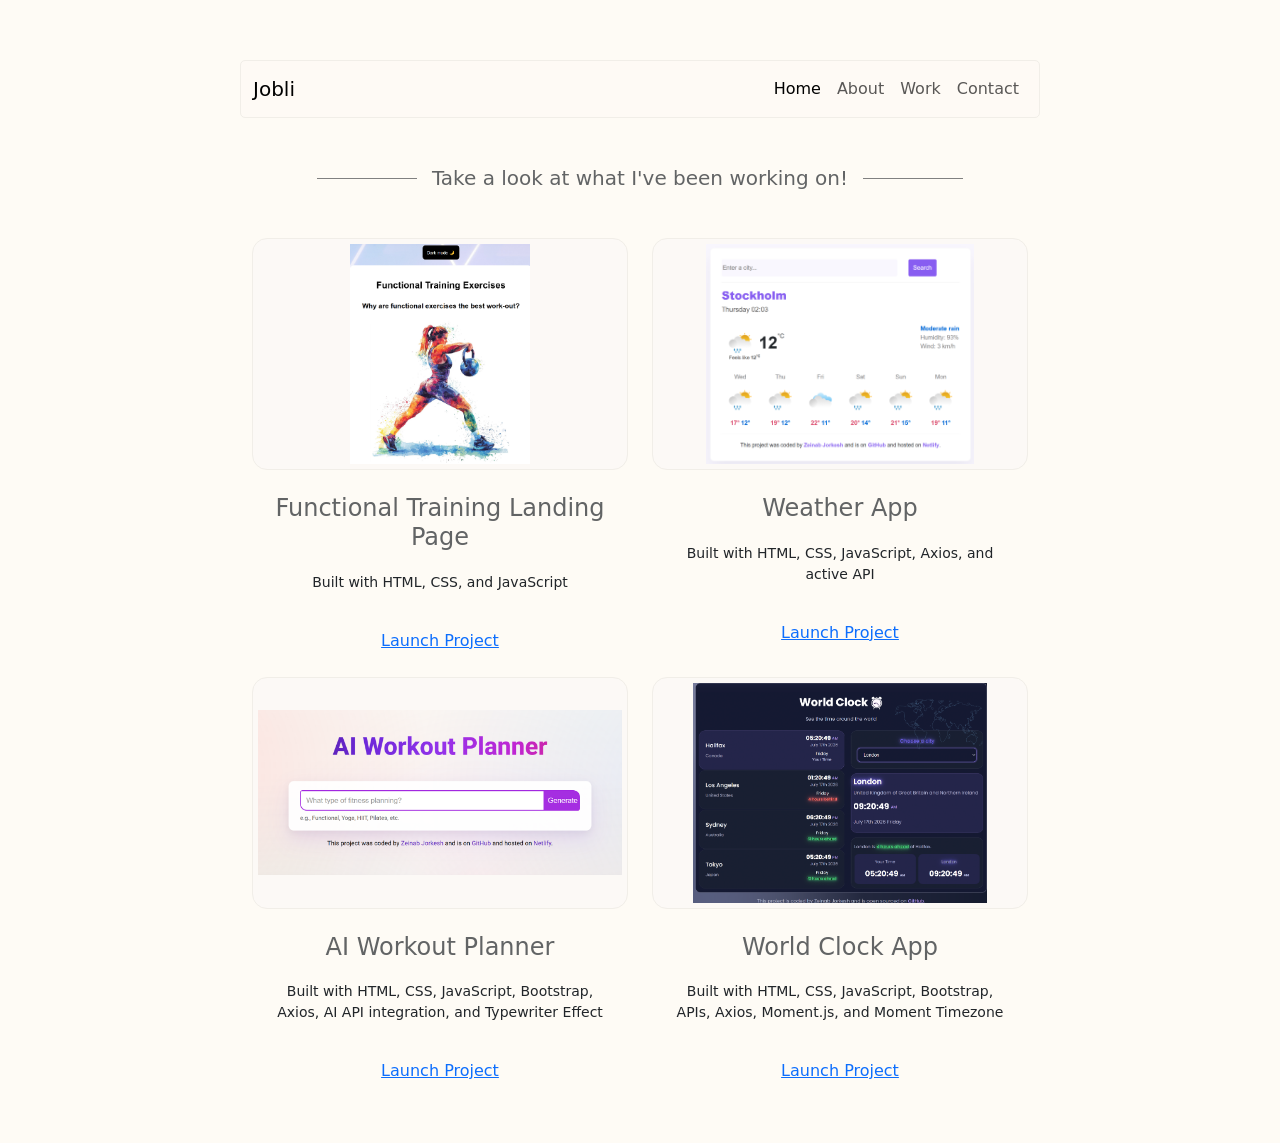
<file: work.html>
<!doctype html>
<html lang="en">
  <head>
    <meta charset="UTF-8" />
    <meta name="viewport" content="width=device-width, initial-scale=1.0" />
    <title>About Zeinab Jorkesh</title>
    <meta
      name="description"
      content="Learn more about Zeinab Jorkesh, a front-end developer with a background in geological engineering and web development."
    />
    <link
      rel="stylesheet"
      href="https://cdn.jsdelivr.net/npm/bootstrap@5.3.8/dist/css/bootstrap.min.css"
    />
    <script src="https://cdn.jsdelivr.net/npm/bootstrap@5.3.8/dist/js/bootstrap.bundle.min.js"></script>
    <link rel="stylesheet" href="src/style.css" />
  </head>
<body>
        <nav class="navbar navbar-expand-lg navbar-light">
      <div class="container-fluid">
        <a class="navbar-brand" href="#">Jobli</a>

        <button
          class="navbar-toggler"
          type="button"
          data-bs-toggle="collapse"
          data-bs-target="#navbarNav"
          aria-controls="navbarNav"
          aria-expanded="false"
          aria-label="Toggle navigation"
        >
          <span class="navbar-toggler-icon"></span>
        </button>

        <div class="collapse navbar-collapse" id="navbarNav">
          <ul class="navbar-nav ms-auto">
            <li class="nav-item">
              <a class="nav-link active" aria-current="page" href="index.html">
                Home
              </a>
            </li>

            <li class="nav-item">
              <a class="nav-link" href="about.html#about-me">About</a>
            </li>
            <li class="nav-item">
              <a class="nav-link" href="work.html">Work</a>
            </li>

            <li class="nav-item">
              <a class="nav-link" href="about.html#connection">Contact</a>
            </li>
          </ul>
        </div>
      </div>
    </nav>
    <div class="container projects">
        <div class="title mt-5 mb-5 ">
          <span></span>
          <h3>Take a look at what I've been working on!</h3>
          <span></span>
        </div>
        <div class="row g-4">
          <div class="col-12 col-md-6">
            <div class="image-box">
              <img
                src="src/1-Functional training.png"
                alt="Functional training exercises webpage"
                class="img-fluid project-image""
              />
            </div>
              <div class="text-center mt-4">
                <h3>Functional Training Landing Page</h3>
                <p>Built with HTML, CSS, and JavaScript</p>

                <a
                  href="https://www.shecodes.io/projects/2717768"
                  class="btn-small"
                  target="_blank"
                  >Launch Project</a
                >
              </div>
          </div>

          <div class="col-12 col-md-6">
            <div class="image-box">
              <img
                src="src/2-Weather app..png"
                alt="Weather application showing current weather information"
                class="img-fluid project-image""
              />
            </div>
              <div class="text-center mt-4">
                <h3>Weather App</h3>
                <p>Built with HTML, CSS, JavaScript, Axios, and active API </p>

                <a
                  href="https://vanilla-weather-app2026.netlify.app/"
                  class="btn-small"
                  target="_blank"
                  >Launch Project</a
                >
              </div>
          </div>
          <div class="col-12 col-md-6">
            <div class="image-box">
              <img
                src="src/3-AI workout planner.png"
                alt="AI workout planner application"
                class="img-fluid project-image""
              />
            </div>
              <div class="text-center mt-4">
                <h3>AI Workout Planner</h3>
                <p>Built with HTML, CSS, JavaScript, Bootstrap, Axios, AI API integration, and Typewriter Effect</p>

                <a
                  href="https://work-out-plans.netlify.app/"
                  class="btn-small"
                  target="_blank"
                  >Launch Project</a
                >
              </div>            
          </div>

          <div class="col-12 col-md-6">
            <div class="image-box">
              <img
                src="src/4-World clock-selected.png"
                alt="World clock application showing time in different cities"
                class="img-fluid project-image""
              />
            </div>
              <div class="text-center mt-4">
                <h3>World Clock App</h3>
                <p>Built with HTML, CSS, JavaScript, Bootstrap, APIs, Axios, Moment.js, and Moment Timezone</p>

                <a
                  href="https://world-clock-project2026.netlify.app/"
                  class="btn-small"
                  target="_blank"
                  >Launch Project</a
                >
              </div>            
          </div>
        </div>
    </div>
</body>
</file>
<file: src/style.css>
:root {
    --primary-color: #FEFBF5;
    --secondary-color: #FCF9F6;
    --third-color: #FFCA2C;
    --border: solid 1px #F1EEE8;
    --box-shadow: 0 5px 10px rgba(0, 0, 0, 0.3);
}


/***** General *****/

body {
    margin: 60px auto;
    max-width: 800px;
    background-color: #FEFBF5;
}

h1,
h2,
h3 {
    text-align: center;
    margin: 0;
}

h1 {
    font-size: 96px;
}

h2 {
    font-size: 48px;
}

h3 {
    font-size: 24px;
    opacity: 0.7;
}

p {
    padding: 20px;
    border-radius: 4px;
    font-size: 18px;
    line-height: 1.5;
    text-align: justify;
}

.more-button {
    text-align: center;
}

/***** Navbar *****/

.navbar {
    background-color: #FEFAF5;
    border: var(--border);
    border-radius: 5px;
}

.nav-item.dropdown {
    position: relative;
}

.nav-item.dropdown .dropdown-menu {
    display: none;
    position: absolute;
    top: 100%;
    left: 0;
}

.nav-item.dropdown:hover .dropdown-menu {
    display: block;
    background-color: var(--secondary-color);
    border: none;
}


/***** Shared Sections *****/

.title {
    display: flex;
    align-items: center;
    justify-content: center;
    gap: 15px;
}

.title span {
    width: 100px;
    height: 1px;
    background-color: gray;
}

.title h3 {
    margin: 0;
    font-size: 20px;
}
.work-inquiry {
    margin-top: 16px;
}

.inquiry-box {
    background-color: var(--secondary-color);
    border: var(--border);
    border-radius: 5px;
    padding: 25px 10px;
    margin: 48px 0;
    margin-top: 0;
    display: flex;
    flex-direction: row;
    justify-content: end;
}

.inquiry-text {
    font-size: 20px;
    font-weight: 500;
    text-transform: capitalize;
    font-style: italic;
}

.btn-inquiry {
    font-size: 18px;
    padding: 8px 20px;
    background-color: #FFCA2C;
    transition: all 1s ease-out;
    color: rgb(51, 51, 51);
    border-radius: 10px;
    text-decoration: none;
    text-align: center;
    display: inline-block;
    font-weight: bold;
}

.btn-inquiry:hover {
    background-color: #ffdb6e;
    border: solid 1px #FFCA2C;
}

/***** Home *****/

.hero {
    background-color: var(--secondary-color);
    border: var(--border);
    padding: 25px 0;
    margin: 50px auto;
}

.hero h2 {
    font-family: Poppins;
}

.hero h1 {
    font-family: Playfair Display;
}

.hero h3 {
    font-family: Poppins;
}

.navigation-links {
    display: flex;
    margin-top: 40px;
    justify-content: center;
}

.navigation-links a {
    margin: 20px;
    border-radius: 4px;
    padding: 20px 15px;
    text-decoration: none;
    text-transform: capitalize;
}

.applications {
    font-size: 20px;
    font-weight: 900;
    margin-bottom: 5px;
}

.btn-learn-more {
    display: inline-block;
    font-size: 18px;
    padding: 8px 55px;
    line-height: 1.2;
    transition: all 1s ease-out;
    color: rgb(51, 51, 51);
    border-radius: 10px;
    text-decoration: none;
    border: solid 1px #FFCA2C;
}

.btn-learn-more:hover {
    background-color: #ffdb6e;
}

.btn-main {
    display: inline-block;
    font-size: 18px;
    padding: 8px 55px;
    line-height: 1.2;
    background: #ffdb6e;
    border: solid 1px #FFCA2C;
    transition: all 1s ease-out;
    color: rgb(51, 51, 51);
    border-radius: 10px;
    text-decoration: none;
}

.btn-main:hover {
    background-color: var(--primary-color);
    border: solid 1px #FFCA2C;
}
/***** About Me *****/
.about-me-section {
    background: var(--secondary-color);
    border: var(--border);
    border-radius: 15px;
    padding: 30px 20px;
}

.about-me-section .row {
    display: flex;
    justify-content: space-between;
}

.about-me-section h1 {
    font-size: 14px;
    text-align: left;
}

.about-me-section h2 {
    font-size: 18px;
    font-weight: bold;
    text-align: left;
}

.about-me-section h3 {
    text-align: left;
}

.about-me-section p {
    padding: 0;
    font-size: 18px;
    line-height: 1.5;
    text-align: justify;
}

.image-box {
    background: var(--secondary-color);
    border: var(--border);
    padding: 5px;
    border-radius: 15px;
    display: flex;
    justify-content: center;
    align-items: center;
}

.my-background-icon .col-3 {
    padding: 20px 15px;
    text-align: center;
}

.my-background-icon img {
    width: 40px;
    height: 40px;
    object-fit: contain;
    margin-bottom: 15px;
}

.my-background-icon p {
    margin: 0;
    font-size: 12px;
    line-height: 1.1;
    text-align: center;
}


/***** Technologies *****/

.tech-icons {
    background-color: var(--secondary-color);
    border: var(--border);
    border-radius: 5px;
}

.tech-icons p {
    font-size: 10px;
    margin: 0;
    padding: 0;
}

.tech-icons .row {
    display: flex;
    align-items: center;
    justify-content: space-around;
    margin: 0;
    padding: 5px;
}

.tech-icons .col-1 {
    display: flex;
    flex-direction: column;
    align-items: center;
    padding: 10px 0;
}


/***** Connect *****/

.connect p {
    font-size: 14px;
    margin: 0;
    padding: 0;
}

.connect a {
    font-size: 11px;
    margin: 0;
    padding: 0;
    text-decoration: none;
    color: black;
    margin-top: 3px;
}

.connect .row {
    display: flex;
    align-items: center;
    justify-content: space-around;
    margin: 0;
    padding: 5px;
}

.connect .col-4 {
    padding: 0 5px;
}

.connect-box {
    display: flex;
    flex-direction: column;
    align-items: center;
    padding: 10px;
    background-color: var(--secondary-color);
    border: var(--border);
    border-radius: 5px;
}


/***** Projects *****/

.project-image {
    width: 100%;
    height: 220px;
    object-fit: contain;
}

.container.projects p {
    font-size: 14px;
    text-align: center;
}
/***** Work Inquiry Form *****/
label {
    font-size: 20px;
}

.form {
    border: var(--border);
    border-radius: 10px;
}

.form .name,
.form .email,
.form .message {
    display: flex;
    flex-direction: column;
    align-items: center;
}

.form input,
.form textarea {
    width: 80%;
    height: 80px;
    background-color: var(--secondary-color);
    border: var(--border);
    border-radius: 5px;
    text-align: justify;
}

.form input:focus,
.form textarea:focus {
    border: 2px solid #ffbf00;
    outline: none;
}

.form input {
    height: 30px;
    text-align: center;
}

.form button {
    font-size: 20px;
    display: block;
    margin: 20px auto;
    background-color: var(--third-color);
    padding: 10px 25px;
    border: var(--border);
    border-radius: 5px;
}

.form button:hover {
    background-color: #ffdb6e;
    border: 1px solid #ffbf00;
}

.title h1 {
    font-size: 45px;
}

.success-message {
    display: none;
    text-align: center;
}
/***** Footer *****/

footer p {
    font-size: 15px;
    text-align: center;
}

footer a {
    color: #885DF1;
    text-shadow: 1px 1px 2px rgba(80, 60, 0, 0.15);
    font-weight: bold;
}


/***** Responsive Design *****/

@media (max-width: 768px) {

    body {
        margin: 30px auto;
        padding: 0 15px;
    }

    h1 {
        font-size: 56px;
    }

    h2 {
        font-size: 36px;
    }

    h3 {
        font-size: 20px;
    }
}
</file>
